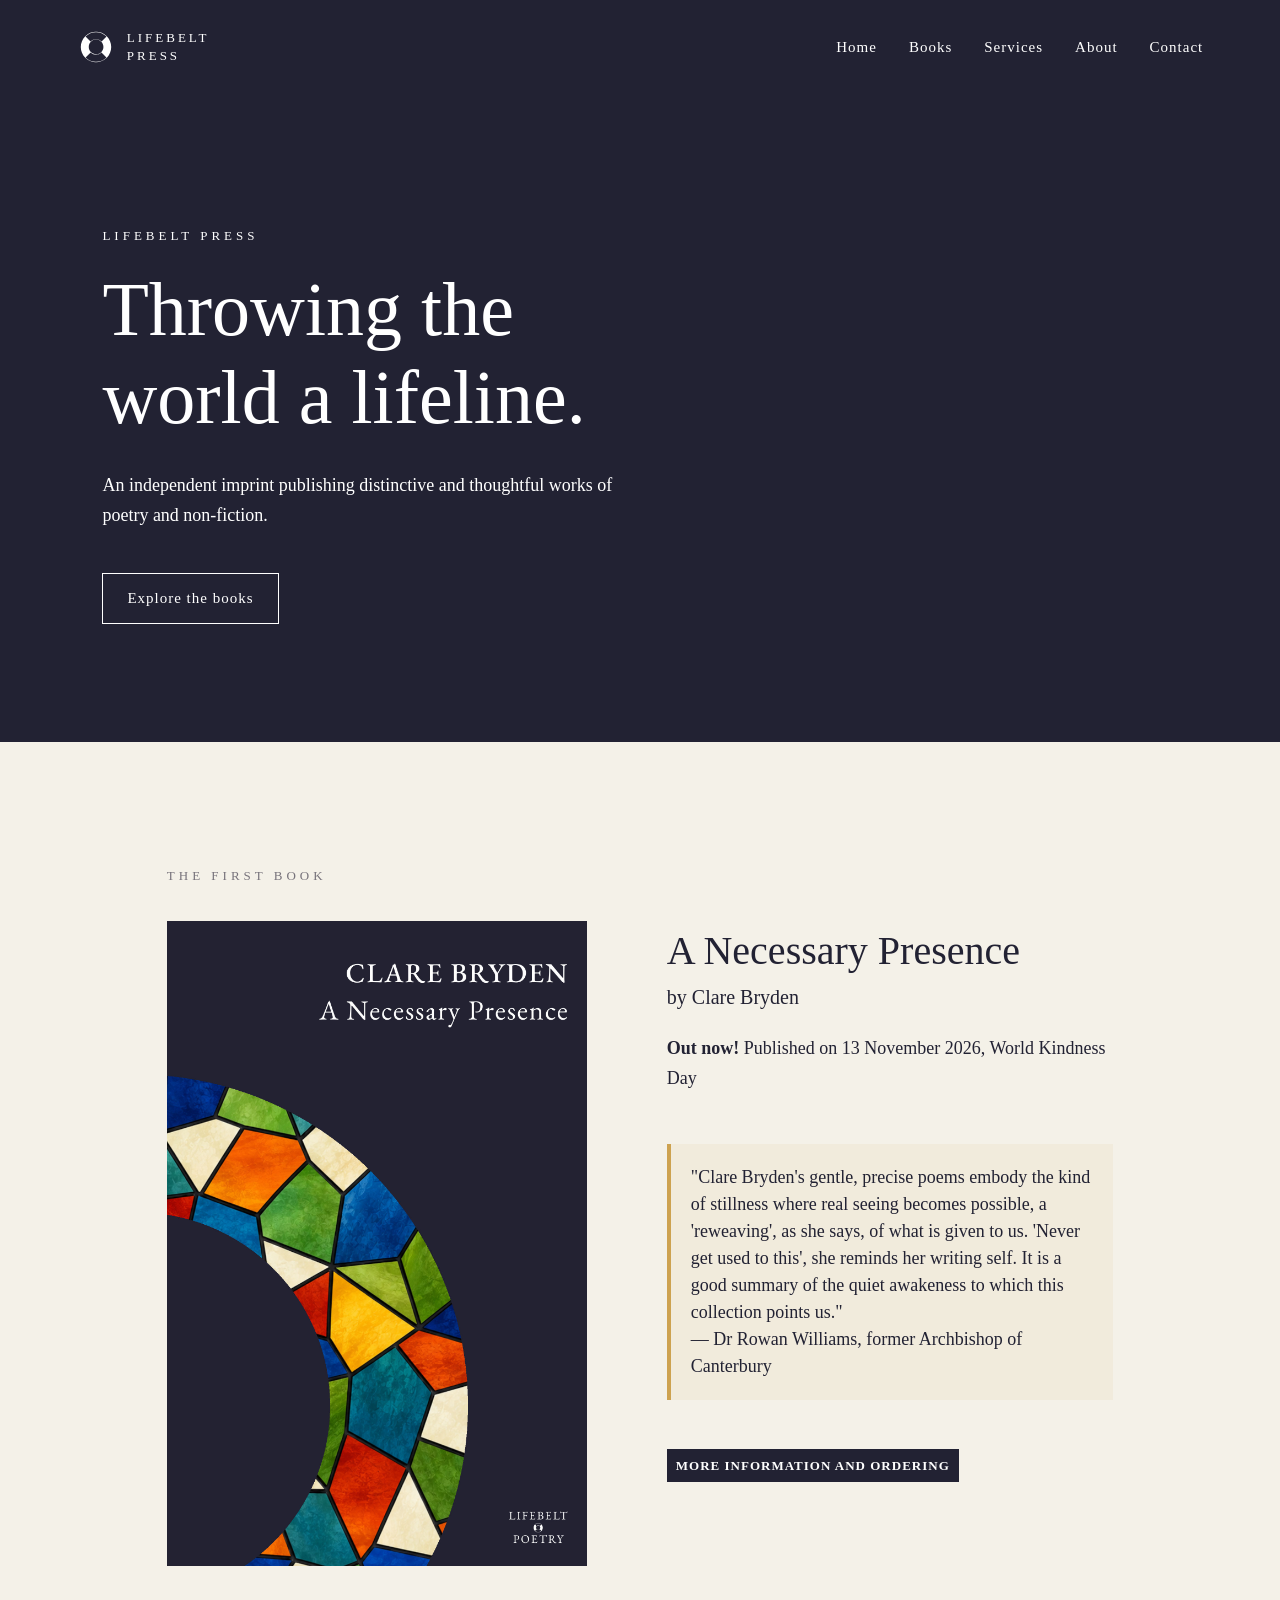
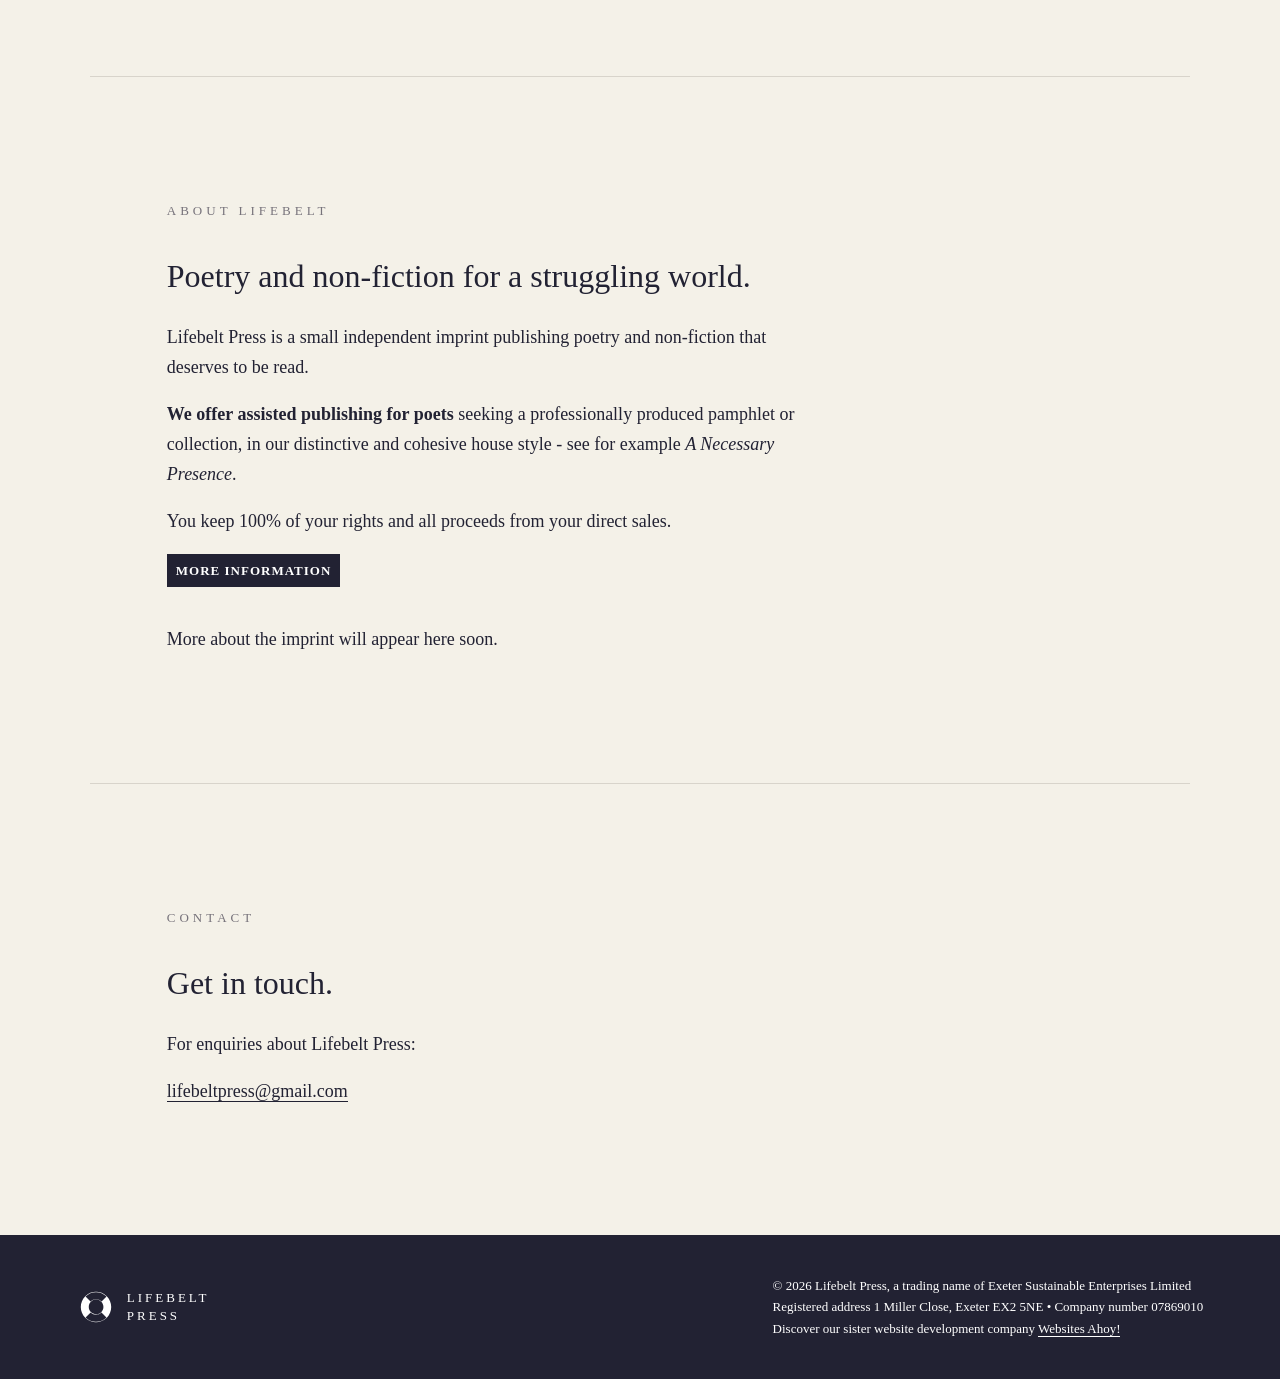
<file: index.html>
<!DOCTYPE html>
<html lang="en">
<head>
    <meta charset="UTF-8">
    <meta name="viewport" content="width=device-width, initial-scale=1.0">

    <title>Lifebelt Press — independent, distinctive, thoughtful</title>

    <meta name="description"
          content="Lifebelt Press is an independent imprint publishing distinctive and thoughtful works of poetry and non-fiction.">

    <link rel="icon" type="image/svg+xml" href="lifebelt_glyph.svg">

    <!-- Open Graph -->
    <meta property="og:type" content="website">
    <meta property="og:title" content="Lifebelt Press — independent, distinctive, thoughtful">
    <meta property="og:description" content="Lifebelt Press is an independent imprint publishing distinctive and thoughtful works of poetry and non-fiction.">
    <meta property="og:url" content="https://lifebeltpress.co.uk/">
    <meta property="og:image" content="https://lifebeltpress.co.uk/images/a-necessary-presence-front.jpg">
    <meta property="og:image:alt" content="A Necessary Presence by Clare Bryden — book cover">
    <!-- Twitter -->
    <meta name="twitter:card" content="summary_large_image">
    <meta name="twitter:title" content="Lifebelt Press — Independent Poetry">
    <meta name="twitter:description" content="Lifebelt Press is an independent imprint publishing distinctive and thoughtful works of poetry and non-fiction.">
    <meta name="twitter:image" content="https://lifebeltpress.co.uk/images/a-necessary-presence-front.jpg">

    <link rel="stylesheet" href="style.css">
</head>

<body>

<header class="site-header">

    <div class="logo">
        <a href="https://lifebeltpress.co.uk/">
			<img class="lifebelt" src="lifebelt_glyph.svg" alt="Lifebelt Press">
		</a>
		<span>LIFEBELT<br>PRESS</span>		
    </div>

    <nav>
        <a href="https://lifebeltpress.co.uk/">Home</a>
        <a href="#books">Books</a>
        <a href="https://lifebeltpress.co.uk/services.html">Services</a>
        <a href="#about">About</a>
        <a href="#contact">Contact</a>
    </nav>

</header>


<main>

    <section class="hero">

        <div class="hero-text">

            <p class="intro">Lifebelt Press</p>

            <h1>Throwing the world a lifeline.</h1>

            <p>
                An independent imprint publishing 
                distinctive and thoughtful works of poetry and non-fiction.
            </p>

            <a class="button" href="#books">Explore the books</a>

        </div>

    </section>


    <section id="books" class="section books">

        <p class="section-label">The first book</p>

        <div class="book">

        <div class="book-cover">
            <img
                src="images/a-necessary-presence-front.jpg"
                alt="Cover of A Necessary Presence by Clare Bryden">
        </div>

            <div class="book-details">

                <h2>A Necessary Presence</h2>

                <p class="author">by Clare Bryden</p>

                <p><strong>Out now!</strong> Published on 13 November 2026, World Kindness Day</p>

                <p class="lead-quote">"Clare Bryden's gentle, precise poems embody the kind of stillness where real seeing becomes possible, a 'reweaving', as she says, of what is given to us. 'Never get used to this', she reminds her writing self. It is a good summary of the quiet awakeness to which this collection points us." <br />
				— Dr Rowan Williams, former Archbishop of Canterbury</p>

				<a class="checkout-btn-flat" href="a-necessary-presence.html">
                    More information and Ordering
                </a>

            </div>

        </div>

    </section>


    <section id="about" class="section about">

        <p class="section-label">About Lifebelt</p>

        <h2>Poetry and non-fiction for a struggling world.</h2>

        <p>
            Lifebelt Press is a small independent imprint publishing poetry and non-fiction that deserves to be read.
        </p>

		<p>
			<strong>We offer assisted publishing for poets</strong> seeking a professionally produced pamphlet or collection, 
			in our distinctive and cohesive house style - see for example <em>A Necessary Presence</em>.
		</p>
		
		<p>
			You keep 100% of your rights and all proceeds from your direct sales.
		</p>

		<a class="checkout-btn-flat" href="services.html">
			More information
		</a>

        <p style="margin-top:40px;">
            More about the imprint will appear here soon.
        </p>

    </section>


    <section id="contact" class="section contact">

        <p class="section-label">Contact</p>

        <h2>Get in touch.</h2>

        <p>
            For enquiries about Lifebelt Press:
        </p>

        <p>
            <a class="text-link" id="contact-email" href="#">
                lifebeltpress@gmail.com
            </a>
        </p>
        
        <script>
        (function () {
            const email =
                String.fromCharCode(108,105,102,101,98,101,108,116,112,114,101,115,115) +
                '@' +
                String.fromCharCode(103,109,97,105,108,46,99,111,109);
        
            document.getElementById('contact-email').href = 'mailto:' + email;
        })();
        </script>

    </section>

</main>

<footer>
    
    <div class="logo">
        <img class="lifebelt" src="lifebelt_glyph.svg" alt="Lifebelt Press">
        <span>LIFEBELT<br>PRESS</span>
    </div>
    
    <p>© 2026 Lifebelt Press, a trading name of Exeter Sustainable Enterprises Limited<br />
        Registered address 1 Miller Close, Exeter EX2 5NE • Company number 07869010<br />
		Discover our sister website development company <a href="https://websitesahoy.co.uk/" target="_blank">Websites Ahoy!</a></p>
    
</footer>

</body>
</html>
</file>
<file: style.css>
/* ---------------------------------
   Lifebelt Press
   --------------------------------- */

:root {
    --navy: #223;
    --cream: #f4f1e8;
	--gold: #cda250;
    --text: #223;
    --muted: #77737b;
    --line: #d8d4cb;
}


/* Basic reset */

* {
    box-sizing: border-box;
}

html {
    scroll-behavior: smooth;
}

body {
    margin: 0;
    background: var(--cream);
    color: var(--text);
    font-family: Georgia, "Times New Roman", serif;
    font-size: 18px;
    line-height: 1.65;
}


/* Header */

.site-header {
    background: var(--navy);
    color: white;
    padding: 28px 6vw;
    display: flex;
    align-items: center;
    justify-content: space-between;
}

.logo {
    display: flex;
    align-items: center;
    gap: 12px;
    font-size: 13px;
    letter-spacing: 3px;
    line-height: 1.4;
}

.lifebelt {
    width: 38px;
    height: 38px;
    display: block;
    filter: invert(1);
}

nav {
    display: flex;
    gap: 32px;
}

nav a {
    color: white;
    text-decoration: none;
    font-size: 15px;
    letter-spacing: 1px;
}

nav a:hover {
    text-decoration: underline;
}

main h1 {
    font-size: clamp(32px, 4vw, 52px);
    font-weight: normal;
    line-height: 1.25;
}


/* Hero */

.hero {
    min-height: 72vh;
    background: var(--navy);
    color: white;
    display: flex;
    align-items: center;
    padding: 8vw;
}

.hero-text {
    max-width: 600px;
}

.intro,
.section-label {
    text-transform: uppercase;
    letter-spacing: 4px;
    font-size: 13px;
}

.hero h1 {
    font-size: clamp(42px, 6vw, 76px);
    font-weight: normal;
    line-height: 1.15;
    margin: 20px 0 30px;
}

.hero p {
    max-width: 560px;
}

.buttons {
  line-height: 34px;
}

.button {
    display: inline-block;
    margin-top: 25px;
    padding: 12px 24px;
    border: 1px solid white;
    color: white;
    text-decoration: none;
    font-size: 15px;
    letter-spacing: 1px;
	white-space: nowrap;
}

.button:hover {
    background: white;
    color: var(--navy);
}


/* General sections */

.section {
    max-width: 1100px;
    margin: auto;
    padding: 110px 6vw;
}

.section-label {
    color: var(--muted);
    margin-bottom: 35px;
}

.section h2 {
	font-size: clamp(20px, 3vw, 32px);
    font-weight: normal;
    line-height: 1.25;
    margin-top: 0;
}


/* About */

.about {
    border-top: 1px solid var(--line);
}

.about p {
    max-width: 650px;
}


/* Contact */

.contact {
    border-top: 1px solid var(--line);
}


/* Book */

.book {
    display: grid;
    grid-template-columns: minmax(0, 420px) minmax(0, 1fr);
    gap: 80px;
    align-items: start;
}

.book-cover {
    width: 100%;
    max-width: 420px;
    aspect-ratio: 0.7;
}

.book-cover img {
    display: block;
    width: 100%;
    max-width: 100%;
    height: auto;
}

.cover-placeholder {
    color: white;
    text-align: center;
    font-size: 25px;
    line-height: 1.25;
}

.book-details {
    min-width: 0;
}

.book-details h1,
.book-details h2 {
    font-size: clamp(24px, 4vw, 40px);
	font-weight:normal;
    line-height: 1.25;
    margin: 5px 0;
}

.author {
    font-size: 20px;
    margin-top: 0;
}

.text-link {
    color: var(--text);
    text-decoration: none;
    border-bottom: 1px solid var(--text);
}

.text-link:hover {
    border-bottom: 2px solid var(--text);
}

.checkout-container {
	margin: 15px 0 0;
}

.checkout-button {
	background-color: var(--navy); 
	border: 1px solid var(--navy); 
	color: white; 
	padding: 7px 14px; 
	text-decoration: none; 
	font-weight: bold; 
	display: inline-block; 
	font-size: 16px; 
	margin: 5px 0;
}
.checkout-button:hover {
	background-color: white; 
	color: var(--navy); 
}
.checkout-subtext {
	font-size: 14px; 
	color: var(--muted); 
	margin-top: 0;
}


/* Service */

main.service {
  padding-bottom: 110px;
}

.section.service-intro {
  padding: 110px 6vw 60px;
}

.section.service {
  border-top: 1px solid var(--line);
  padding: 30px 6vw 60px;
}

.service table {
  width: 100%;
  border-collapse: collapse;
}

.service th, .service td {
  border: 2px solid var(--cream);
  font-size: 90%;
  padding: 16px 12px;
  text-align: left;
  vertical-align: top;
}

.service tbody tr:nth-child(odd) {
  background-color: #fff;
}

.service .buttons {
}

.updated {
  font-style: italic;
  padding: 60px 0 0;
}


/* Footer */

footer {
    background: var(--navy);
    color: white;
    padding: 40px 6vw;
    display: flex;
    justify-content: space-between;
    align-items: center;
    font-size: 13px;
}

footer .logo {
    color: white;
}

footer p {
    margin: 0;
}

footer a {
    color: white;
	border-bottom: 1px solid white;
	text-decoration: none;
}
footer a:hover {
	border-bottom: 2px solid white;
}


/* ==========================================================================
   Book Detail Additions    
   ========================================================================== */

.book-media {
    display: flex;
    flex-direction: column;
    gap: 25px;
}

.book-preview {
    text-align: center;
}

/* Secondary block variant for layouts using dark backgrounds inside light grids */
.button.outline {
    border: 1px solid var(--navy);
    color: var(--navy);
    display: block;
    text-align: center;
    transition: all 0.2s ease-in-out;
}

.button.outline:hover {
    background: var(--navy);
    color: white;
}

/* Quote & Descriptive Blocks */
.lead-quote {
	background-color: rgba(205, 162, 80, 0.08);
    border-left: 4px solid var(--gold);
    padding: 20px;
    margin: 50px 0;
    color: var(--navy);
    line-height: 1.5;
}

.short-blurb {
    margin-bottom: 20px;
}

.long-blurb-section,
.praise-section {
  border-top: 1px solid var(--line);
  margin-top: 30px;
  padding-top: 30px;
}

/* Compact Metadata */
.book-meta-inline {
    font-size: 15px;
    padding: 15px 0;
    margin: 20px 0;
}

/* 2x2 Clean Grid for Purchase Options */
.purchase-grid {
    display: grid;
    grid-template-columns: repeat(2, 1fr);
    gap: 12px;
    margin-top: 25px;
}

.purchase-card {
    background: white;
    border: 1px solid var(--line);
    padding: 16px;
    border-radius: 4px;
    display: flex;
    flex-direction: column;
    justify-content: space-between;
}

/* Subtle distinction for the special signed copy */
.purchase-card.highlighted {
    border-color: var(--gold);
    background: rgba(205, 162, 80, 0.02);
}

.purchase-card h4 {
    margin: 0 0 6px 0;
    font-size: 15px;
    font-weight: bold;
}

.purchase-card h4 .qty {
    font-weight: normal;
    color: var(--muted);
    font-size: 13px;
}

.purchase-card .price {
    margin: 0 0 16px 0;
    font-size: 14px;
    font-weight: bold;
}

.purchase-card .postage {
    display: inline-block;
    font-weight: normal;
    font-size: 12px;
    color: var(--muted);
    margin-top: 2px;
}

/* Flat Button Styling */
.checkout-btn-flat {
 /   display: block;
    text-align: center;
    background: var(--navy);
    border: 1px solid var(--navy);
    color: #fff;
    text-decoration: none;
    padding: 8px;
    font-size: 13px;
    font-weight: bold;
    letter-spacing: 1px;
    text-transform: uppercase;
	white-space: nowrap;
}

.checkout-btn-flat:hover {
    background: #fff;
    color: var(--navy);
}

.checkout-btn-flat.gold {
    background: var(--gold);
    border: 1px solid var(--gold);
}

.checkout-btn-flat.gold:hover {
    background: #fff;
    color: var(--gold);
}


/* Author Split Grid Layout */
.author-profile-section {
    border-top: 1px solid var(--line);
    margin-top: 30px;
    padding-top: 30px;
}

.author-profile-layout {
    display: grid;
    grid-template-columns: 180px 1fr;
    gap: 40px;
    align-items: flex-start;
    margin-top: 25px;
}

.author-image-wrapper {
    display: flex;
    flex-direction: column;
    gap: 6px;
}

.author-photo {
    width: 100%;
    height: auto;
    border-radius: 2px;
    display: block;
}

.photo-credit {
    font-size: 11px;
    color: var(--muted);
    font-family: system-ui, -apple-system, sans-serif;
}

.author-bio-text p {
    margin: 0;
    line-height: 1.7;
}



/* ==========================================================================
   Mobile Responsiveness for Small Screens   ========================================================================== */


@media (max-width: 800px) {

    .site-header {
        align-items: flex-start;
    }

    nav {
        gap: 5px;
        flex-direction: column;
        align-items: flex-end;
    }

    footer {
        flex-direction: column;
        align-items: flex-start;
        gap: 20px;
    }

/* index, books */

    .hero {
        min-height: 55vh;
        padding: 5vw 8vw 15vw;
    }

    .section {
        padding: 75px 8vw;
    }

    .book {
        grid-template-columns: minmax(0, 1fr);
        gap: 45px;
    }

    .book-cover,
    .book-preview {
        width: 100%;
        max-width: 360px;
    }

/* services */

@media (max-width: 800px) {
    /* ... keep your existing header, hero, section, book, and footer rules ... */

    .section.service-intro {
        padding: 75px 8vw 40px;
    }

    .section.service {
        padding: 30px 8vw 50px;
    }

    /* Base stacked layout for ALL three service tables */
    .service table,
    .service tbody,
    .service tr,
    .service td {
        display: block;
        width: 100%;
    }

    .service tr {
        margin-bottom: 16px;
        border: 1px solid var(--line);
        background-color: #fff;
    }

    .service tbody tr:nth-child(odd) {
        background-color: #fff;
    }

    .service td {
        border: none;
        border-bottom: 1px solid var(--cream);
        padding: 12px 16px;
    }

    .service td:last-child {
        border-bottom: none;
    }

    /* =========================================================
       TABLE 1: Packages (#packages)
       ========================================================= */
    #packages tr:first-child {
        display: none;
    }

    /* Package header & fee styling for the 3 main packages (rows 2, 3, 4) */
    #packages tr:nth-child(2) td:first-child,
    #packages tr:nth-child(3) td:first-child,
    #packages tr:nth-child(4) td:first-child {
        background-color: var(--navy);
        color: #fff;
    }

    #packages tr:nth-child(2) td:last-child,
    #packages tr:nth-child(3) td:last-child,
    #packages tr:nth-child(4) td:last-child {
        font-weight: bold;
        background-color: rgba(205, 162, 80, 0.12);
    }

    #packages tr:nth-child(2) td:last-child::before,
    #packages tr:nth-child(3) td:last-child::before,
    #packages tr:nth-child(4) td:last-child::before {
        content: "Fee (+ print & hard costs)";
        display: block;
        font-size: 12px;
        font-weight: normal;
        text-transform: uppercase;
        letter-spacing: 1px;
        color: var(--muted);
        margin-bottom: 4px;
    }

    /* Optional Extras row (row 5) */
    #packages tr:nth-child(5) {
        background-color: rgba(205, 162, 80, 0.08);
        border-color: var(--gold);
    }

    /* =========================================================
       TABLE 2: Indicative Hard Costs (#hard-costs)
       ========================================================= */

    /* Removes gaps between print cost rows, and highlights title row */
	#hard-costs tr:nth-of-type(2),
	#hard-costs tr:nth-of-type(3) {
        margin-bottom:0;
        border-bottom:none;
    }
	#hard-costs tr:nth-of-type(2) td {
        font-weight: bold;
    }
    /* Highlights "48 pages" and "80 pages" cells when paired with prices */
    #hard-costs td:first-child:not(:only-child) {
        background-color: rgba(205, 162, 80, 0.12);
   }

    /* =========================================================
       TABLE 3: How It Works & Payment Schedule (#process)
       ========================================================= */
    /* Uses the base stacked card rules above with no hidden rows or extra labels */

}

@media screen and (min-width: 800px) and (max-width: 960px), 
       screen and (max-width: 480px)  {
    .purchase-grid {
        grid-template-columns: 1fr;
    }
}

@media (max-width: 600px) {
    .author-profile-layout {
        grid-template-columns: 1fr;
        gap: 20px;
    }
    
    .author-image-wrapper {
        max-width: 150px;
    }
}
</file>
